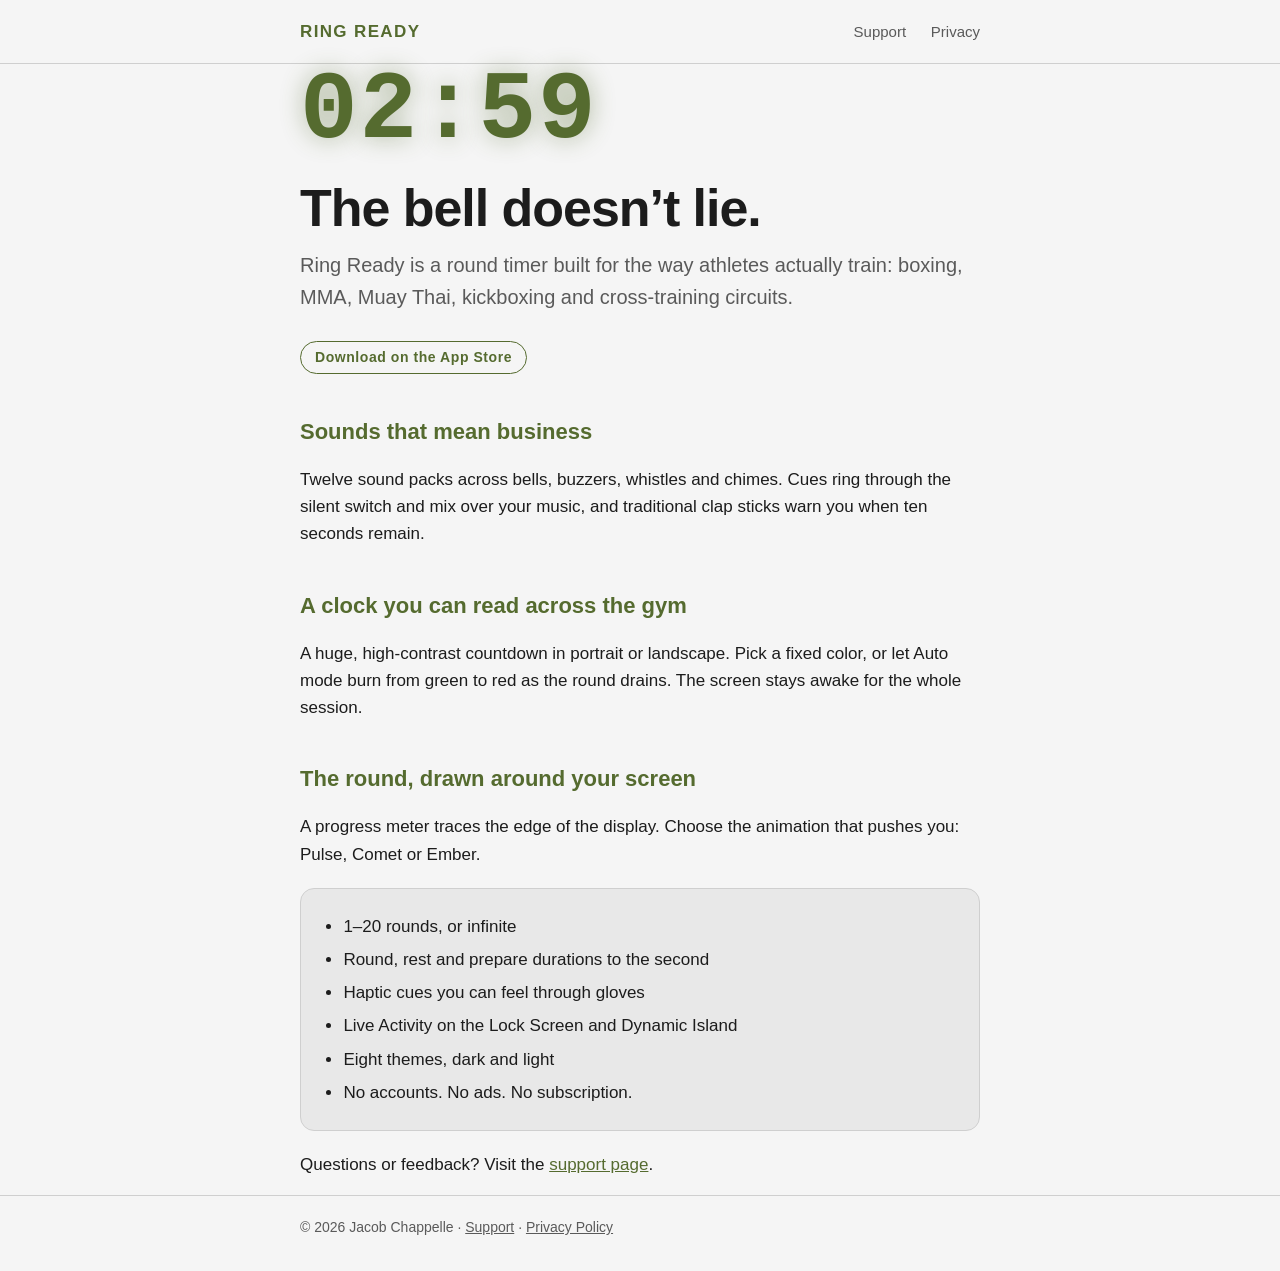
<file: index.html>
<!doctype html>
<html lang="en">
<head>
  <meta charset="utf-8">
  <meta name="viewport" content="width=device-width, initial-scale=1">
  <title>Ring Ready – Boxing &amp; MMA Round Timer</title>
  <meta name="description" content="Ring Ready is a round timer for boxing, MMA, Muay Thai, kickboxing and BJJ training. Real bells, a clock you can read across the gym, and no accounts or ads.">
  <link rel="stylesheet" href="style.css">
</head>
<body>
  <header class="site">
    <div class="wrap">
      <a class="brand" href="./">Ring Ready</a>
      <nav>
        <a href="support/">Support</a>
        <a href="privacy/">Privacy</a>
      </nav>
    </div>
  </header>

  <main class="wrap">
    <div class="clock" aria-hidden="true">02:59</div>
    <h1>The bell doesn’t lie.</h1>
    <p class="lede">Ring Ready is a round timer built for the way athletes actually train: boxing, MMA, Muay Thai, kickboxing and cross-training circuits.</p>
    <p><a class="pill" href="https://apps.apple.com/app/id6816572137">Download on the App Store</a></p>

    <h2>Sounds that mean business</h2>
    <p>Twelve sound packs across bells, buzzers, whistles and chimes. Cues ring through the silent switch and mix over your music, and traditional clap sticks warn you when ten seconds remain.</p>

    <h2>A clock you can read across the gym</h2>
    <p>A huge, high-contrast countdown in portrait or landscape. Pick a fixed color, or let Auto mode burn from green to red as the round drains. The screen stays awake for the whole session.</p>

    <h2>The round, drawn around your screen</h2>
    <p>A progress meter traces the edge of the display. Choose the animation that pushes you: Pulse, Comet or Ember.</p>

    <div class="card">
      <ul>
        <li>1–20 rounds, or infinite</li>
        <li>Round, rest and prepare durations to the second</li>
        <li>Haptic cues you can feel through gloves</li>
        <li>Live Activity on the Lock Screen and Dynamic Island</li>
        <li>Eight themes, dark and light</li>
        <li>No accounts. No ads. No subscription.</li>
      </ul>
    </div>

    <p>Questions or feedback? Visit the <a href="support/">support page</a>.</p>
  </main>

  <footer>
    <div class="wrap">
      &copy; 2026 Jacob Chappelle &middot; <a href="support/">Support</a> &middot; <a href="privacy/">Privacy Policy</a>
    </div>
  </footer>
</body>
</html>
</file>
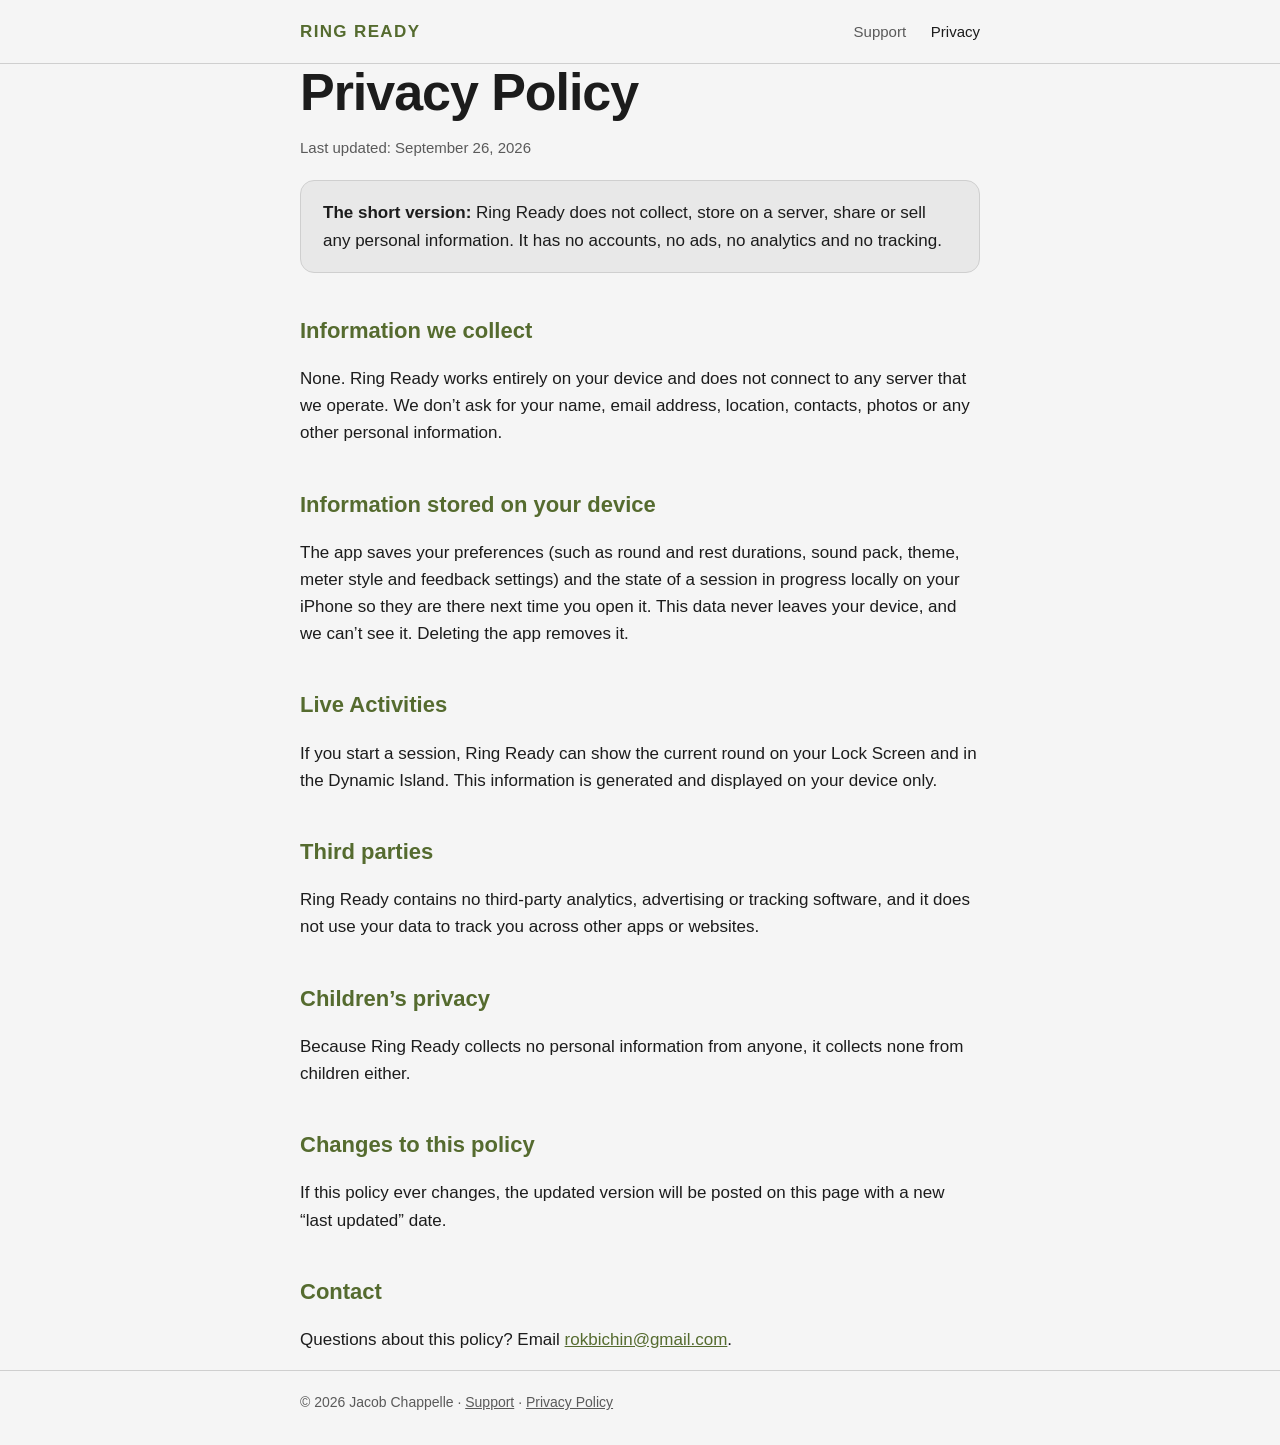
<file: privacy/index.html>
<!doctype html>
<html lang="en">
<head>
  <meta charset="utf-8">
  <meta name="viewport" content="width=device-width, initial-scale=1">
  <title>Ring Ready Privacy Policy</title>
  <meta name="description" content="Ring Ready collects no personal data: no accounts, no analytics, no ads and no tracking.">
  <link rel="stylesheet" href="../style.css">
</head>
<body>
  <header class="site">
    <div class="wrap">
      <a class="brand" href="../">Ring Ready</a>
      <nav>
        <a href="../support/">Support</a>
        <a href="./" aria-current="page">Privacy</a>
      </nav>
    </div>
  </header>

  <main class="wrap">
    <h1>Privacy Policy</h1>
    <p class="updated">Last updated: September 26, 2026</p>

    <div class="card">
      <p><strong>The short version:</strong> Ring Ready does not collect, store on a server, share or sell any personal information. It has no accounts, no ads, no analytics and no tracking.</p>
    </div>

    <h2>Information we collect</h2>
    <p>None. Ring Ready works entirely on your device and does not connect to any server that we operate. We don’t ask for your name, email address, location, contacts, photos or any other personal information.</p>

    <h2>Information stored on your device</h2>
    <p>The app saves your preferences (such as round and rest durations, sound pack, theme, meter style and feedback settings) and the state of a session in progress locally on your iPhone so they are there next time you open it. This data never leaves your device, and we can’t see it. Deleting the app removes it.</p>

    <h2>Live Activities</h2>
    <p>If you start a session, Ring Ready can show the current round on your Lock Screen and in the Dynamic Island. This information is generated and displayed on your device only.</p>

    <h2>Third parties</h2>
    <p>Ring Ready contains no third-party analytics, advertising or tracking software, and it does not use your data to track you across other apps or websites.</p>

    <h2>Children’s privacy</h2>
    <p>Because Ring Ready collects no personal information from anyone, it collects none from children either.</p>

    <h2>Changes to this policy</h2>
    <p>If this policy ever changes, the updated version will be posted on this page with a new “last updated” date.</p>

    <h2>Contact</h2>
    <p>Questions about this policy? Email <a href="mailto:rokbichin@gmail.com?subject=Ring%20Ready%20Privacy">rokbichin@gmail.com</a>.</p>
  </main>

  <footer>
    <div class="wrap">
      &copy; 2026 Jacob Chappelle &middot; <a href="../support/">Support</a> &middot; <a href="./">Privacy Policy</a>
    </div>
  </footer>
</body>
</html>
</file>
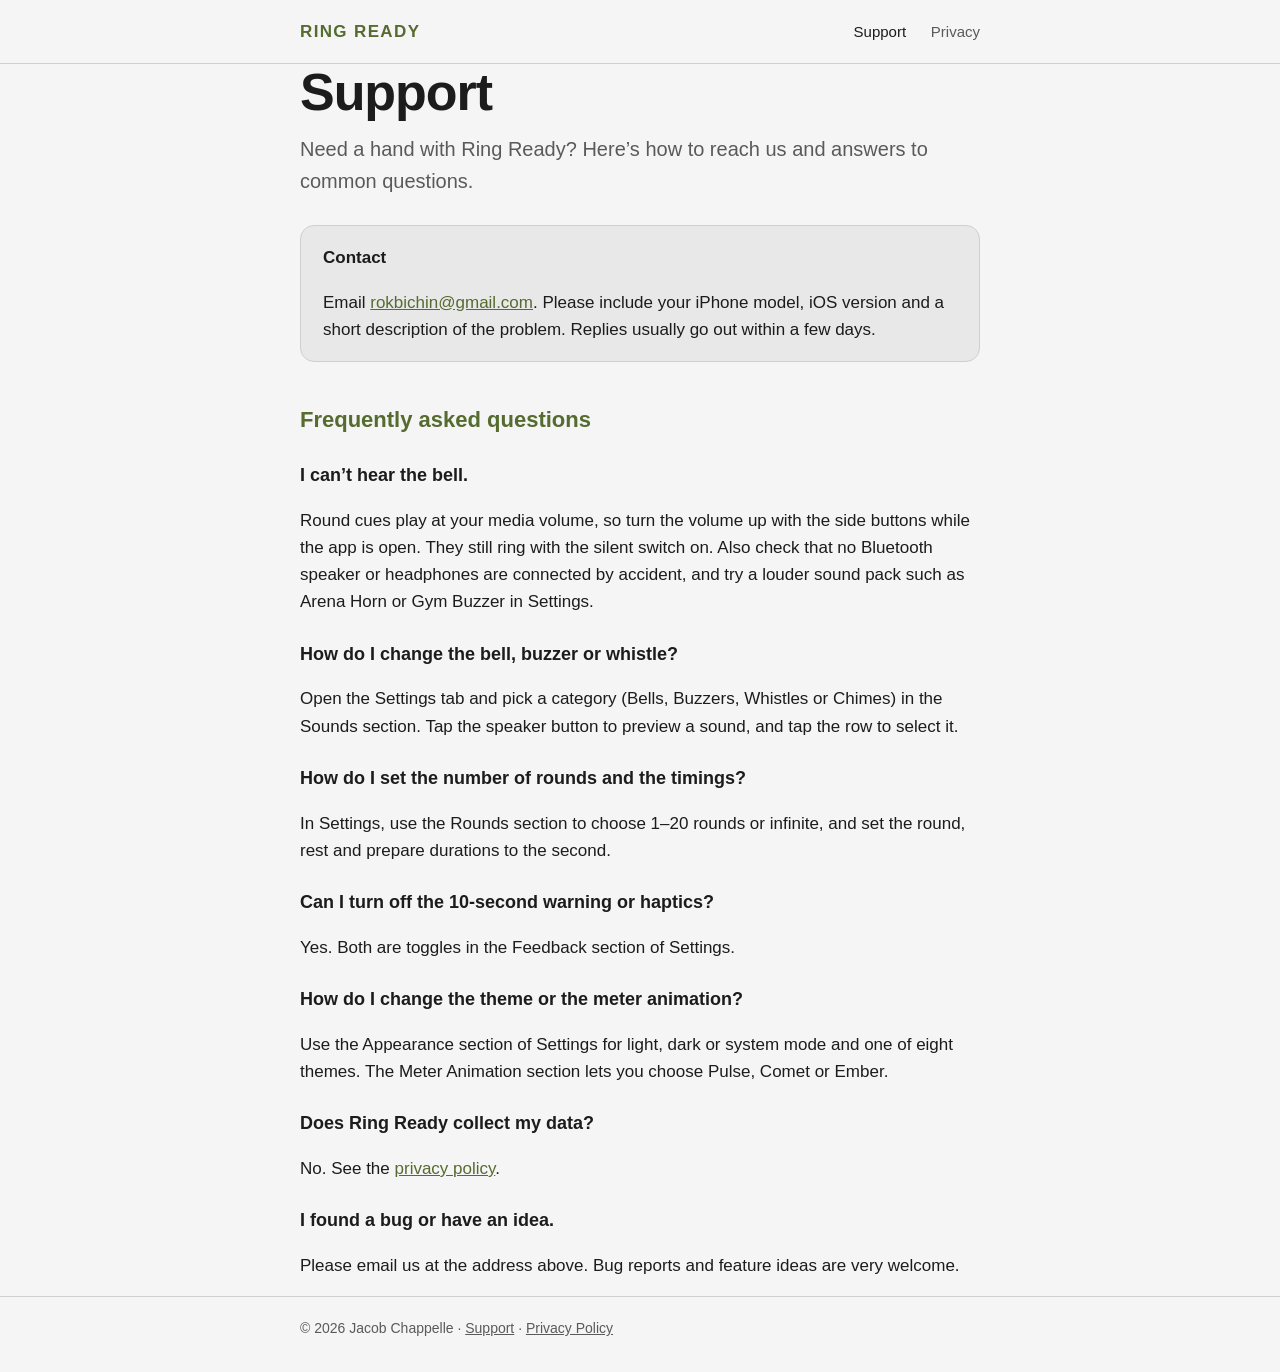
<file: support/index.html>
<!doctype html>
<html lang="en">
<head>
  <meta charset="utf-8">
  <meta name="viewport" content="width=device-width, initial-scale=1">
  <title>Ring Ready Support</title>
  <meta name="description" content="Get help with Ring Ready, the boxing and MMA round timer: contact information and answers to common questions.">
  <link rel="stylesheet" href="../style.css">
</head>
<body>
  <header class="site">
    <div class="wrap">
      <a class="brand" href="../">Ring Ready</a>
      <nav>
        <a href="./" aria-current="page">Support</a>
        <a href="../privacy/">Privacy</a>
      </nav>
    </div>
  </header>

  <main class="wrap">
    <h1>Support</h1>
    <p class="lede">Need a hand with Ring Ready? Here’s how to reach us and answers to common questions.</p>

    <div class="card">
      <p><strong>Contact</strong></p>
      <p>Email <a href="mailto:rokbichin@gmail.com?subject=Ring%20Ready%20Support">rokbichin@gmail.com</a>. Please include your iPhone model, iOS version and a short description of the problem. Replies usually go out within a few days.</p>
    </div>

    <h2>Frequently asked questions</h2>

    <h3>I can’t hear the bell.</h3>
    <p>Round cues play at your media volume, so turn the volume up with the side buttons while the app is open. They still ring with the silent switch on. Also check that no Bluetooth speaker or headphones are connected by accident, and try a louder sound pack such as Arena Horn or Gym Buzzer in Settings.</p>

    <h3>How do I change the bell, buzzer or whistle?</h3>
    <p>Open the Settings tab and pick a category (Bells, Buzzers, Whistles or Chimes) in the Sounds section. Tap the speaker button to preview a sound, and tap the row to select it.</p>

    <h3>How do I set the number of rounds and the timings?</h3>
    <p>In Settings, use the Rounds section to choose 1–20 rounds or infinite, and set the round, rest and prepare durations to the second.</p>

    <h3>Can I turn off the 10-second warning or haptics?</h3>
    <p>Yes. Both are toggles in the Feedback section of Settings.</p>

    <h3>How do I change the theme or the meter animation?</h3>
    <p>Use the Appearance section of Settings for light, dark or system mode and one of eight themes. The Meter Animation section lets you choose Pulse, Comet or Ember.</p>

    <h3>Does Ring Ready collect my data?</h3>
    <p>No. See the <a href="../privacy/">privacy policy</a>.</p>

    <h3>I found a bug or have an idea.</h3>
    <p>Please email us at the address above. Bug reports and feature ideas are very welcome.</p>
  </main>

  <footer>
    <div class="wrap">
      &copy; 2026 Jacob Chappelle &middot; <a href="./">Support</a> &middot; <a href="../privacy/">Privacy Policy</a>
    </div>
  </footer>
</body>
</html>
</file>
<file: style.css>
:root {
  --bg: #1c1c1c;
  --surface: #262626;
  --border: #3a3a3a;
  --text: #e4e4e4;
  --muted: #9e9e9e;
  --accent: #87d787;
  --accent-2: #d7d7af;
  --danger: #d75f5f;
}

@media (prefers-color-scheme: light) {
  :root {
    --bg: #f5f5f5;
    --surface: #e8e8e8;
    --border: #cfcfcf;
    --text: #1c1c1c;
    --muted: #5a5a5a;
    --accent: #556b2f;
    --accent-2: #6b6b00;
    --danger: #a04040;
  }
}

* { box-sizing: border-box; }

html { -webkit-text-size-adjust: 100%; }

body {
  margin: 0;
  background: var(--bg);
  color: var(--text);
  font: 17px/1.6 -apple-system, BlinkMacSystemFont, "SF Pro Text", "Segoe UI", Roboto, sans-serif;
}

.wrap {
  max-width: 720px;
  margin: 0 auto;
  padding: 0 20px;
}

header.site {
  border-bottom: 1px solid var(--border);
}

header.site .wrap {
  display: flex;
  align-items: center;
  justify-content: space-between;
  padding-top: 18px;
  padding-bottom: 18px;
}

.brand {
  color: var(--accent);
  font-weight: 800;
  letter-spacing: 0.08em;
  text-decoration: none;
  text-transform: uppercase;
}

nav a {
  color: var(--muted);
  margin-left: 20px;
  text-decoration: none;
  font-size: 15px;
}

nav a:hover, nav a[aria-current="page"] { color: var(--text); }

main { padding: 48px 0 64px; }

h1 {
  font-size: clamp(34px, 8vw, 52px);
  line-height: 1.1;
  margin: 0 0 12px;
  letter-spacing: -0.02em;
}

h2 {
  font-size: 22px;
  margin: 40px 0 8px;
  color: var(--accent);
}

h3 { font-size: 18px; margin: 24px 0 4px; }

p, li { color: var(--text); }

.lede {
  font-size: 20px;
  color: var(--muted);
  margin: 0 0 28px;
}

.clock {
  font: 700 clamp(56px, 16vw, 96px)/1 ui-monospace, "SF Mono", Menlo, monospace;
  color: var(--accent);
  text-shadow: 0 0 24px color-mix(in srgb, var(--accent) 45%, transparent);
  margin: 0 0 20px;
  letter-spacing: 0.02em;
}

.card {
  background: var(--surface);
  border: 1px solid var(--border);
  border-radius: 14px;
  padding: 18px 22px;
  margin: 20px 0;
}

.card p:first-child, .card ul:first-child { margin-top: 0; }
.card p:last-child, .card ul:last-child { margin-bottom: 0; }

ul { padding-left: 1.2em; }
li { margin: 6px 0; }

a { color: var(--accent); }

.pill {
  display: inline-block;
  border: 1px solid var(--accent);
  color: var(--accent);
  border-radius: 999px;
  padding: 4px 14px;
  font-size: 14px;
  font-weight: 600;
  letter-spacing: 0.04em;
  text-decoration: none;
}

a.pill:hover { background: var(--accent); color: var(--bg); }

footer {
  border-top: 1px solid var(--border);
  color: var(--muted);
  font-size: 14px;
}

footer .wrap { padding-top: 20px; padding-bottom: 32px; }
footer a { color: var(--muted); }

.updated { color: var(--muted); font-size: 15px; }
</file>
